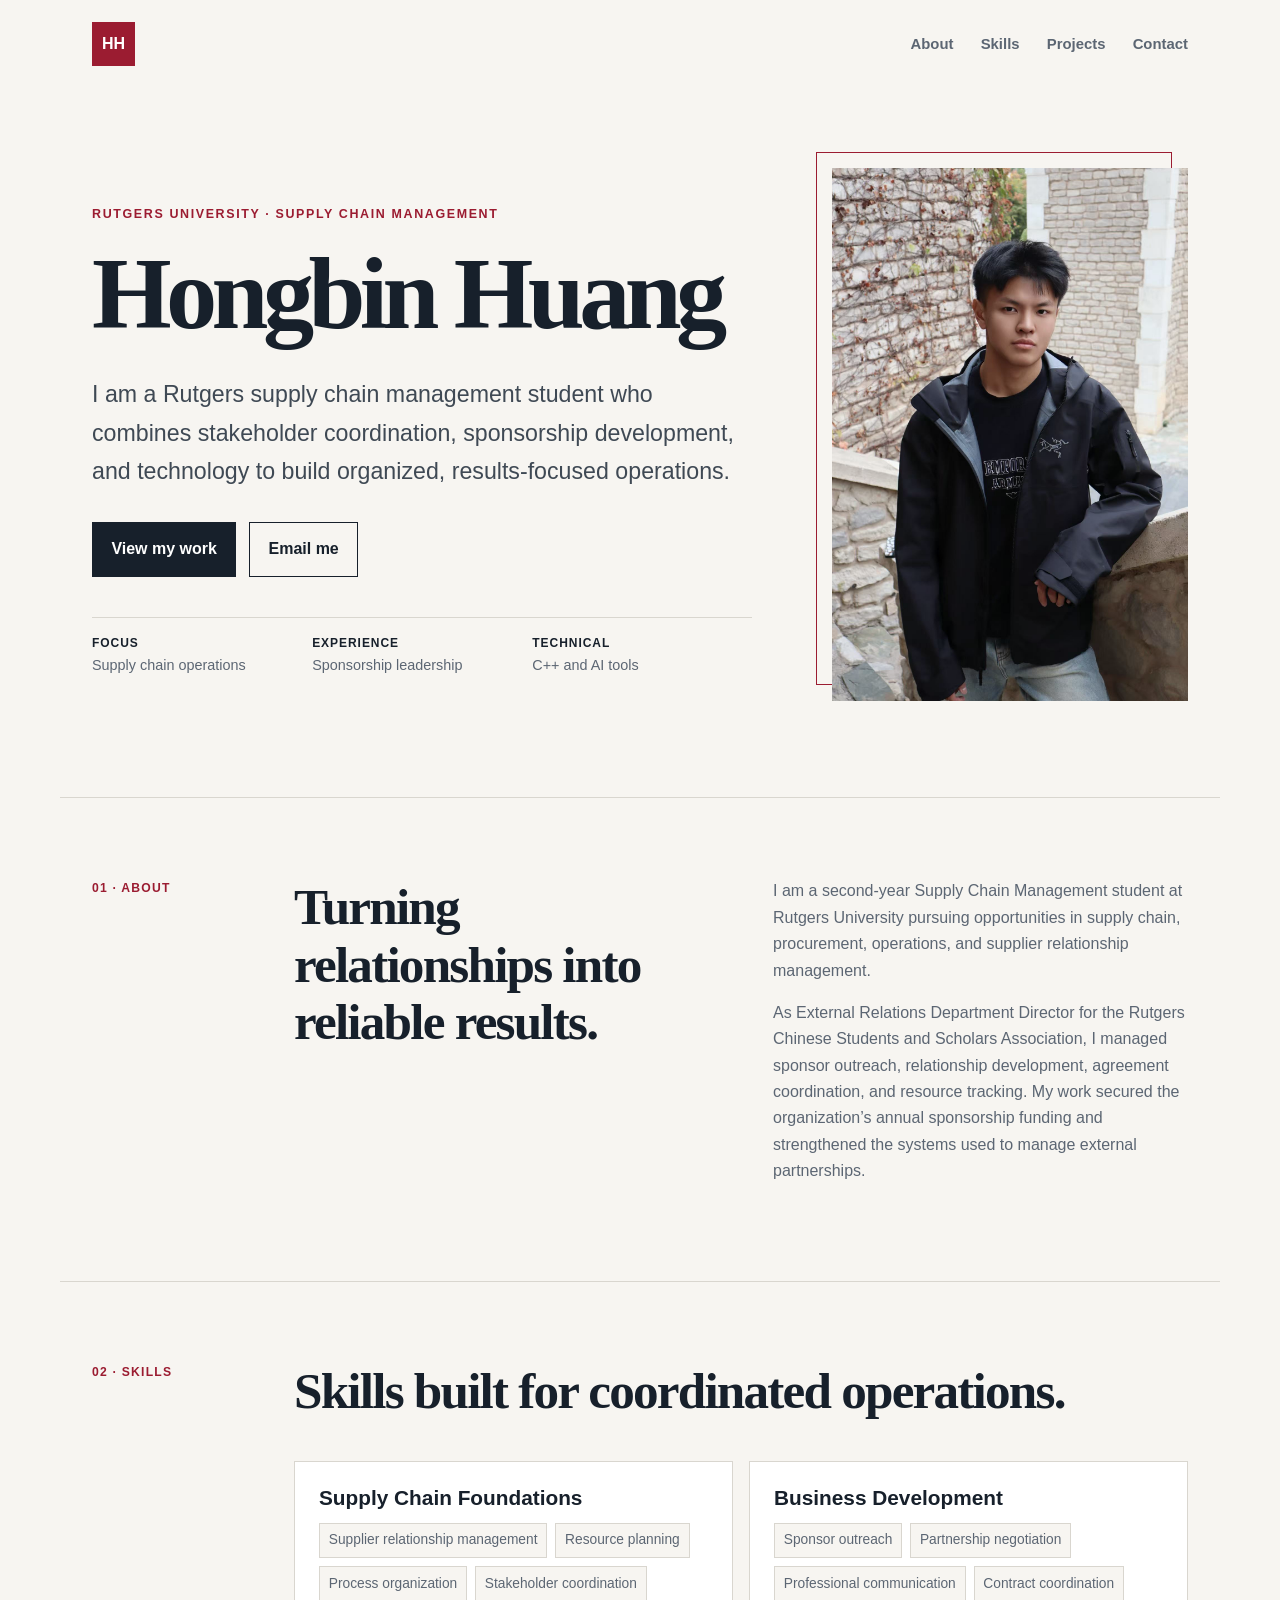
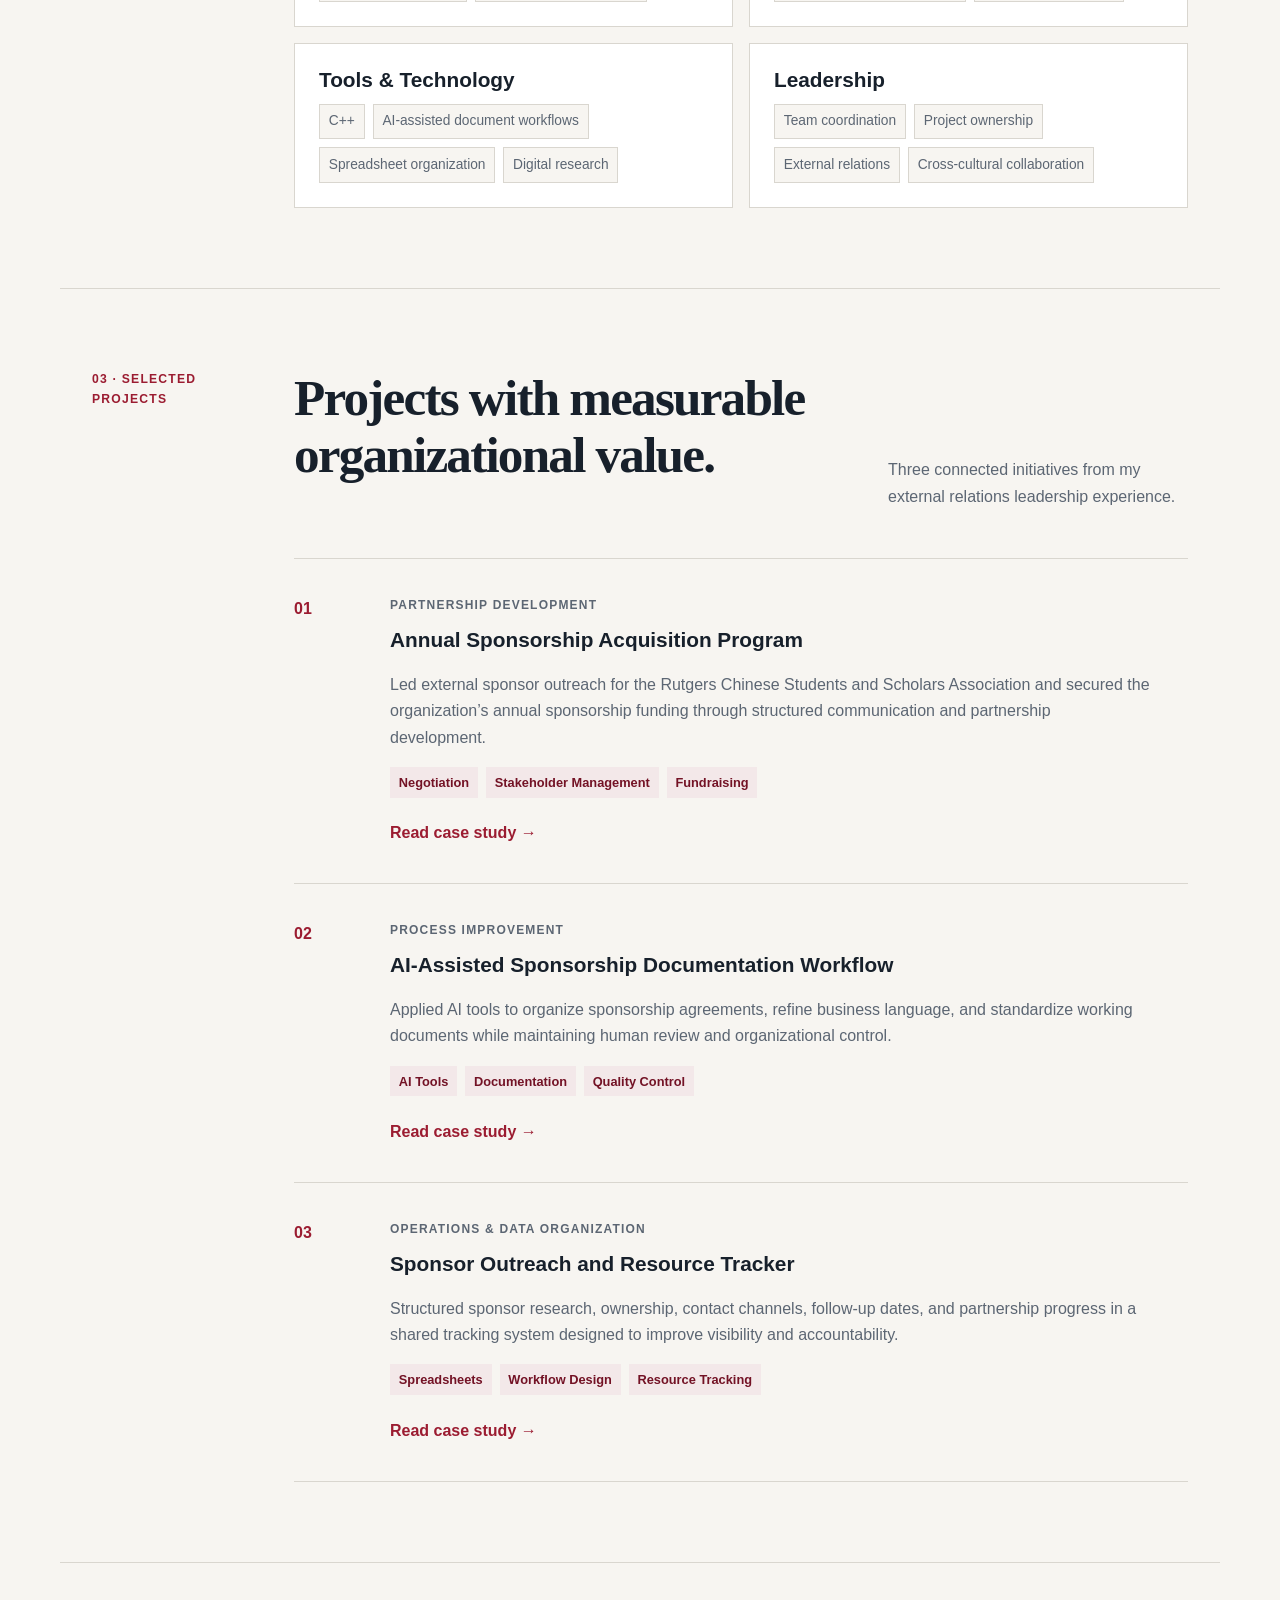
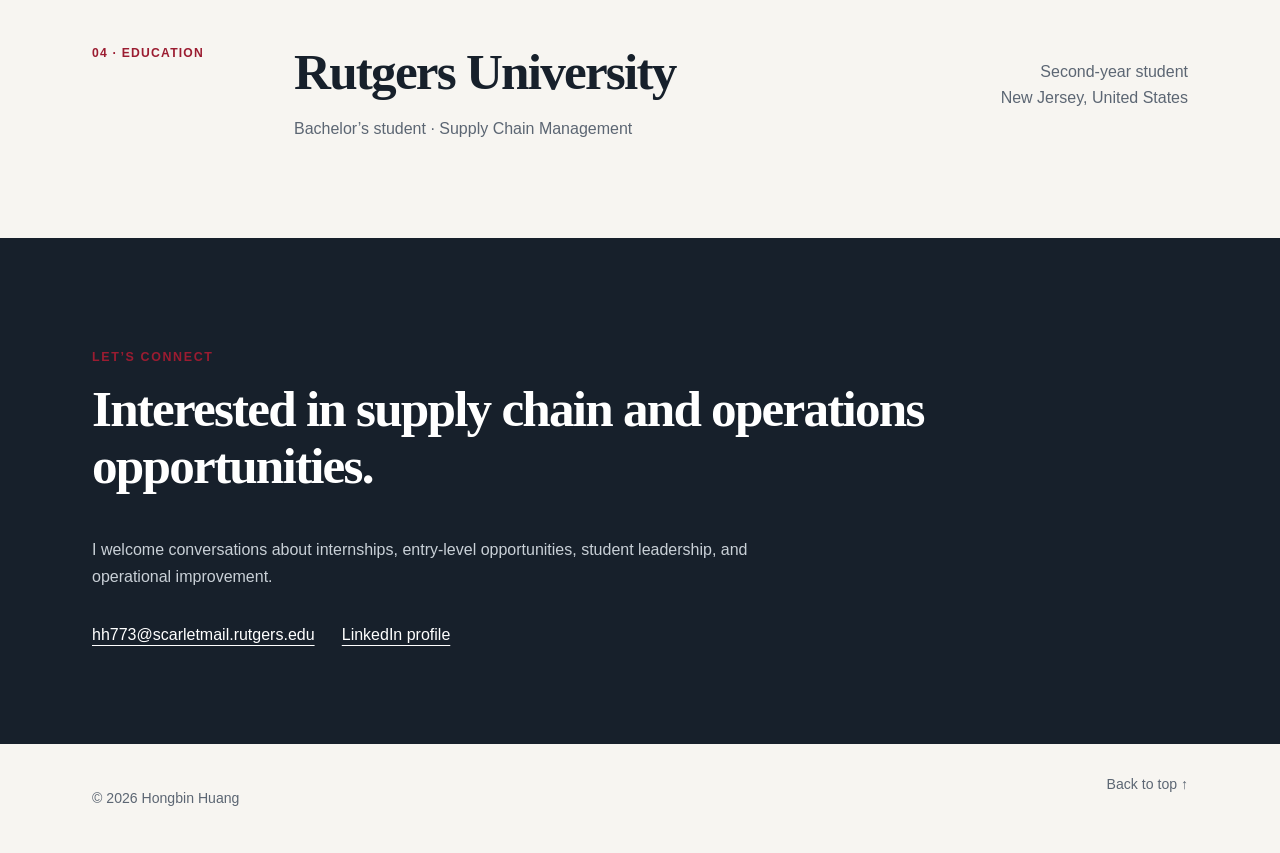
<file: index.html>
<!doctype html>
<html lang="en">
<head>
  <meta charset="utf-8">
  <meta name="viewport" content="width=device-width, initial-scale=1">
  <meta name="description" content="Hongbin Huang is a Rutgers University supply chain management student with experience in sponsorship development, stakeholder coordination, and AI-assisted operations.">
  <title>Hongbin Huang | Supply Chain Portfolio</title>
  <link rel="stylesheet" href="styles.css">
</head>
<body>
  <a class="skip-link" href="#main">Skip to content</a>
  <header class="site-header">
    <a class="brand" href="#top" aria-label="Hongbin Huang home">HH</a>
    <nav aria-label="Main navigation">
      <a href="#about">About</a>
      <a href="#skills">Skills</a>
      <a href="#projects">Projects</a>
      <a href="#contact">Contact</a>
    </nav>
  </header>

  <main id="main">
    <section class="hero" id="top">
      <div class="hero-copy">
        <p class="eyebrow">Rutgers University · Supply Chain Management</p>
        <h1>Hongbin Huang</h1>
        <p class="statement">I am a Rutgers supply chain management student who combines stakeholder coordination, sponsorship development, and technology to build organized, results-focused operations.</p>
        <div class="hero-actions">
          <a class="button primary" href="#projects">View my work</a>
          <a class="button secondary" href="mailto:hh773@scarletmail.rutgers.edu">Email me</a>
        </div>
        <ul class="quick-facts" aria-label="Quick facts">
          <li><strong>Focus</strong><span>Supply chain operations</span></li>
          <li><strong>Experience</strong><span>Sponsorship leadership</span></li>
          <li><strong>Technical</strong><span>C++ and AI tools</span></li>
        </ul>
      </div>
      <figure class="portrait-wrap">
        <img src="assets/hongbin-huang.jpg" alt="Portrait of Hongbin Huang" class="portrait">
      </figure>
    </section>

    <section class="section about" id="about">
      <div class="section-label">01 · About</div>
      <div class="section-content two-column">
        <h2>Turning relationships into reliable results.</h2>
        <div>
          <p>I am a second-year Supply Chain Management student at Rutgers University pursuing opportunities in supply chain, procurement, operations, and supplier relationship management.</p>
          <p>As External Relations Department Director for the Rutgers Chinese Students and Scholars Association, I managed sponsor outreach, relationship development, agreement coordination, and resource tracking. My work secured the organization’s annual sponsorship funding and strengthened the systems used to manage external partnerships.</p>
        </div>
      </div>
    </section>

    <section class="section" id="skills">
      <div class="section-label">02 · Skills</div>
      <div class="section-content">
        <h2>Skills built for coordinated operations.</h2>
        <div class="skills-grid">
          <article class="skill-card">
            <h3>Supply Chain Foundations</h3>
            <ul>
              <li>Supplier relationship management</li>
              <li>Resource planning</li>
              <li>Process organization</li>
              <li>Stakeholder coordination</li>
            </ul>
          </article>
          <article class="skill-card">
            <h3>Business Development</h3>
            <ul>
              <li>Sponsor outreach</li>
              <li>Partnership negotiation</li>
              <li>Professional communication</li>
              <li>Contract coordination</li>
            </ul>
          </article>
          <article class="skill-card">
            <h3>Tools & Technology</h3>
            <ul>
              <li>C++</li>
              <li>AI-assisted document workflows</li>
              <li>Spreadsheet organization</li>
              <li>Digital research</li>
            </ul>
          </article>
          <article class="skill-card">
            <h3>Leadership</h3>
            <ul>
              <li>Team coordination</li>
              <li>Project ownership</li>
              <li>External relations</li>
              <li>Cross-cultural collaboration</li>
            </ul>
          </article>
        </div>
      </div>
    </section>

    <section class="section projects-section" id="projects">
      <div class="section-label">03 · Selected Projects</div>
      <div class="section-content">
        <div class="projects-heading">
          <h2>Projects with measurable organizational value.</h2>
          <p>Three connected initiatives from my external relations leadership experience.</p>
        </div>

        <div class="project-list">
          <article class="project-card">
            <div class="project-number">01</div>
            <div class="project-body">
              <p class="project-type">Partnership Development</p>
              <h3>Annual Sponsorship Acquisition Program</h3>
              <p>Led external sponsor outreach for the Rutgers Chinese Students and Scholars Association and secured the organization’s annual sponsorship funding through structured communication and partnership development.</p>
              <ul class="tags" aria-label="Skills used">
                <li>Negotiation</li><li>Stakeholder Management</li><li>Fundraising</li>
              </ul>
              <a class="text-link" href="projects/sponsorship-program.html">Read case study <span aria-hidden="true">→</span></a>
            </div>
          </article>

          <article class="project-card">
            <div class="project-number">02</div>
            <div class="project-body">
              <p class="project-type">Process Improvement</p>
              <h3>AI-Assisted Sponsorship Documentation Workflow</h3>
              <p>Applied AI tools to organize sponsorship agreements, refine business language, and standardize working documents while maintaining human review and organizational control.</p>
              <ul class="tags" aria-label="Skills used">
                <li>AI Tools</li><li>Documentation</li><li>Quality Control</li>
              </ul>
              <a class="text-link" href="projects/document-workflow.html">Read case study <span aria-hidden="true">→</span></a>
            </div>
          </article>

          <article class="project-card">
            <div class="project-number">03</div>
            <div class="project-body">
              <p class="project-type">Operations & Data Organization</p>
              <h3>Sponsor Outreach and Resource Tracker</h3>
              <p>Structured sponsor research, ownership, contact channels, follow-up dates, and partnership progress in a shared tracking system designed to improve visibility and accountability.</p>
              <ul class="tags" aria-label="Skills used">
                <li>Spreadsheets</li><li>Workflow Design</li><li>Resource Tracking</li>
              </ul>
              <a class="text-link" href="projects/resource-tracker.html">Read case study <span aria-hidden="true">→</span></a>
            </div>
          </article>
        </div>
      </div>
    </section>

    <section class="section education">
      <div class="section-label">04 · Education</div>
      <div class="section-content education-row">
        <div>
          <h2>Rutgers University</h2>
          <p>Bachelor’s student · Supply Chain Management</p>
        </div>
        <p class="education-meta">Second-year student<br>New Jersey, United States</p>
      </div>
    </section>

    <section class="contact" id="contact">
      <p class="eyebrow">Let’s connect</p>
      <h2>Interested in supply chain and operations opportunities.</h2>
      <p>I welcome conversations about internships, entry-level opportunities, student leadership, and operational improvement.</p>
      <div class="contact-links">
        <a href="mailto:hh773@scarletmail.rutgers.edu">hh773@scarletmail.rutgers.edu</a>
        <a href="https://www.linkedin.com/in/hongbin-huang-4113723a9" target="_blank" rel="noopener noreferrer">LinkedIn profile</a>
      </div>
    </section>
  </main>

  <footer>
    <p>© <span id="year"></span> Hongbin Huang</p>
    <a href="#top">Back to top ↑</a>
  </footer>
  <script src="script.js"></script>
</body>
</html>
</file>
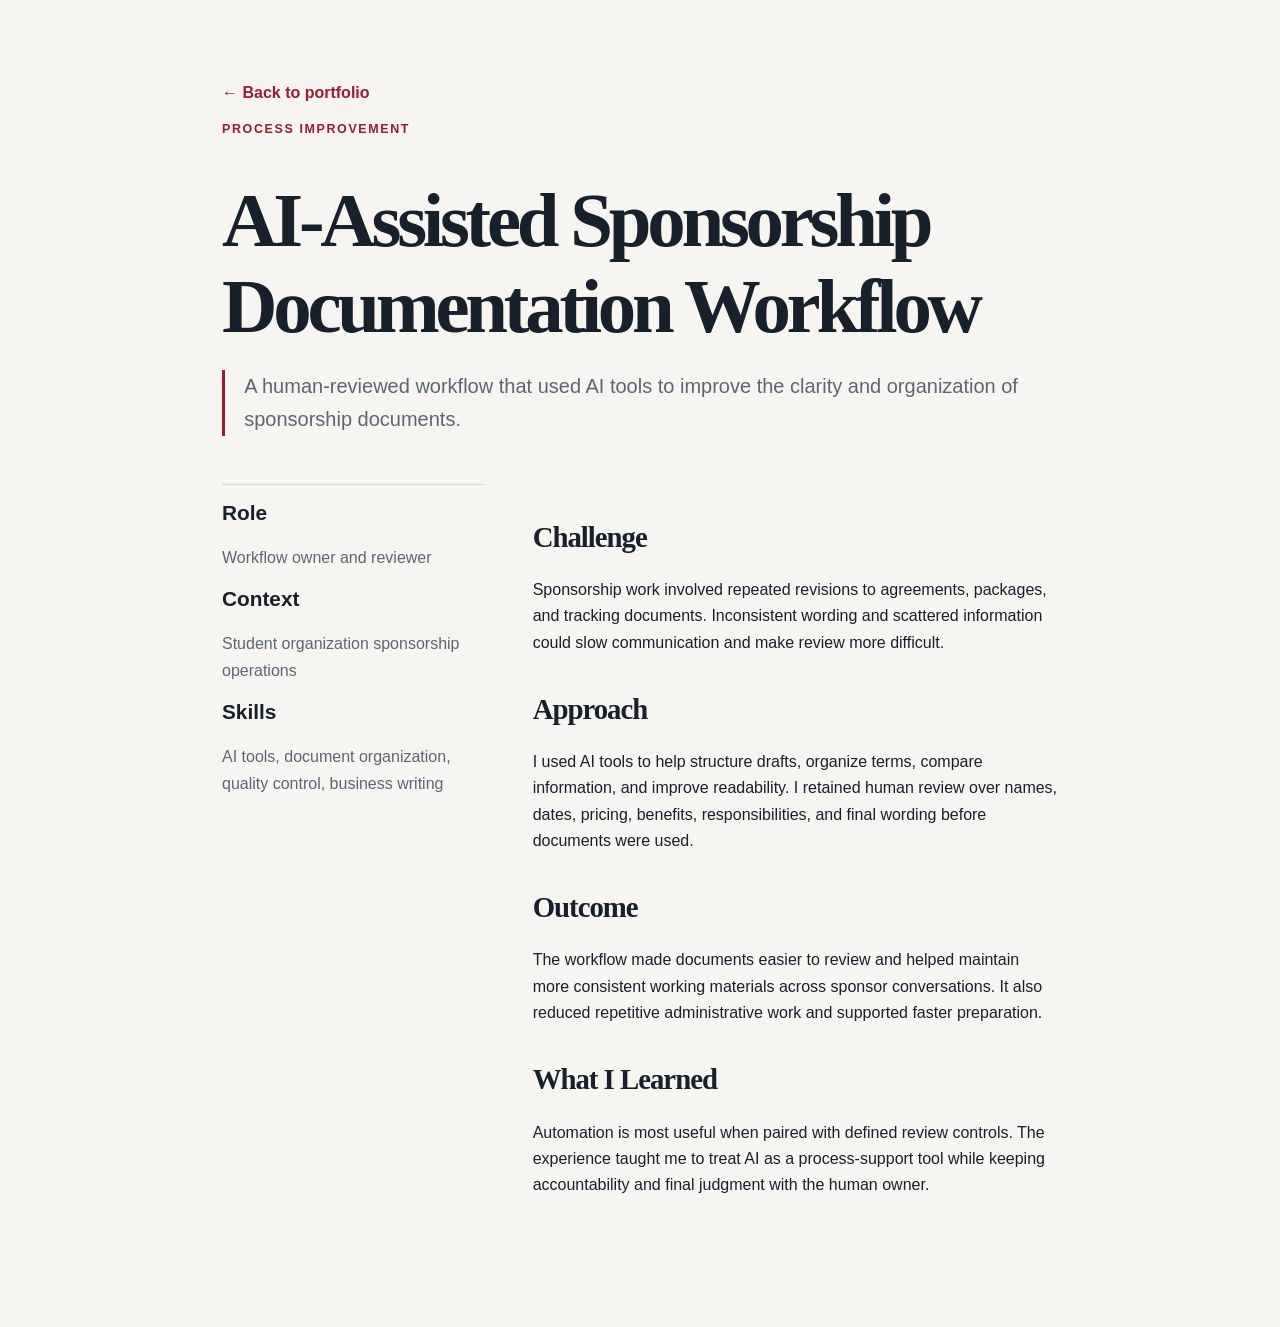
<file: projects/document-workflow.html>
<!doctype html><html lang="en"><head><meta charset="utf-8"><meta name="viewport" content="width=device-width, initial-scale=1"><title>AI-Assisted Documentation Workflow | Hongbin Huang</title><link rel="stylesheet" href="../styles.css"></head>
<body><main class="case-main"><a class="back-link" href="../index.html#projects">← Back to portfolio</a><p class="eyebrow">Process Improvement</p><h1>AI-Assisted Sponsorship Documentation Workflow</h1><p class="case-summary">A human-reviewed workflow that used AI tools to improve the clarity and organization of sponsorship documents.</p><div class="case-grid"><aside><h3>Role</h3><p>Workflow owner and reviewer</p><h3>Context</h3><p>Student organization sponsorship operations</p><h3>Skills</h3><p>AI tools, document organization, quality control, business writing</p></aside><article><h2>Challenge</h2><p>Sponsorship work involved repeated revisions to agreements, packages, and tracking documents. Inconsistent wording and scattered information could slow communication and make review more difficult.</p><h2>Approach</h2><p>I used AI tools to help structure drafts, organize terms, compare information, and improve readability. I retained human review over names, dates, pricing, benefits, responsibilities, and final wording before documents were used.</p><h2>Outcome</h2><p>The workflow made documents easier to review and helped maintain more consistent working materials across sponsor conversations. It also reduced repetitive administrative work and supported faster preparation.</p><h2>What I Learned</h2><p>Automation is most useful when paired with defined review controls. The experience taught me to treat AI as a process-support tool while keeping accountability and final judgment with the human owner.</p></article></div></main></body></html>
</file>
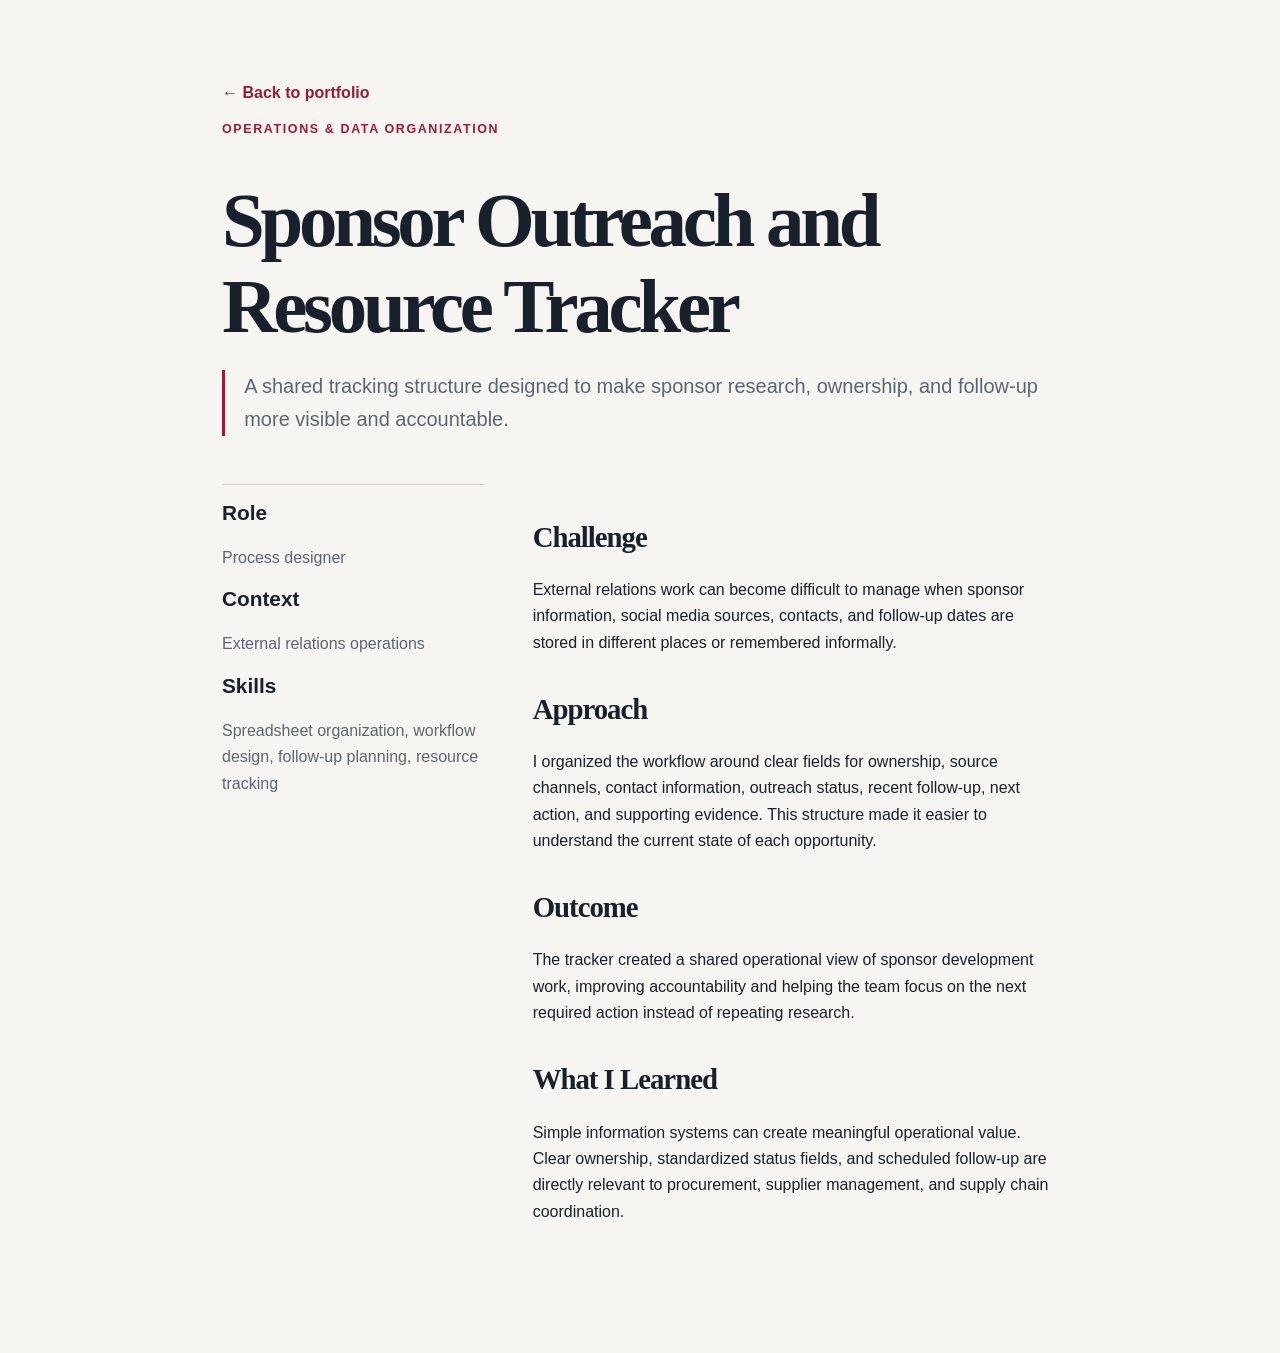
<file: projects/resource-tracker.html>
<!doctype html><html lang="en"><head><meta charset="utf-8"><meta name="viewport" content="width=device-width, initial-scale=1"><title>Sponsor Resource Tracker | Hongbin Huang</title><link rel="stylesheet" href="../styles.css"></head>
<body><main class="case-main"><a class="back-link" href="../index.html#projects">← Back to portfolio</a><p class="eyebrow">Operations & Data Organization</p><h1>Sponsor Outreach and Resource Tracker</h1><p class="case-summary">A shared tracking structure designed to make sponsor research, ownership, and follow-up more visible and accountable.</p><div class="case-grid"><aside><h3>Role</h3><p>Process designer</p><h3>Context</h3><p>External relations operations</p><h3>Skills</h3><p>Spreadsheet organization, workflow design, follow-up planning, resource tracking</p></aside><article><h2>Challenge</h2><p>External relations work can become difficult to manage when sponsor information, social media sources, contacts, and follow-up dates are stored in different places or remembered informally.</p><h2>Approach</h2><p>I organized the workflow around clear fields for ownership, source channels, contact information, outreach status, recent follow-up, next action, and supporting evidence. This structure made it easier to understand the current state of each opportunity.</p><h2>Outcome</h2><p>The tracker created a shared operational view of sponsor development work, improving accountability and helping the team focus on the next required action instead of repeating research.</p><h2>What I Learned</h2><p>Simple information systems can create meaningful operational value. Clear ownership, standardized status fields, and scheduled follow-up are directly relevant to procurement, supplier management, and supply chain coordination.</p></article></div></main></body></html>
</file>
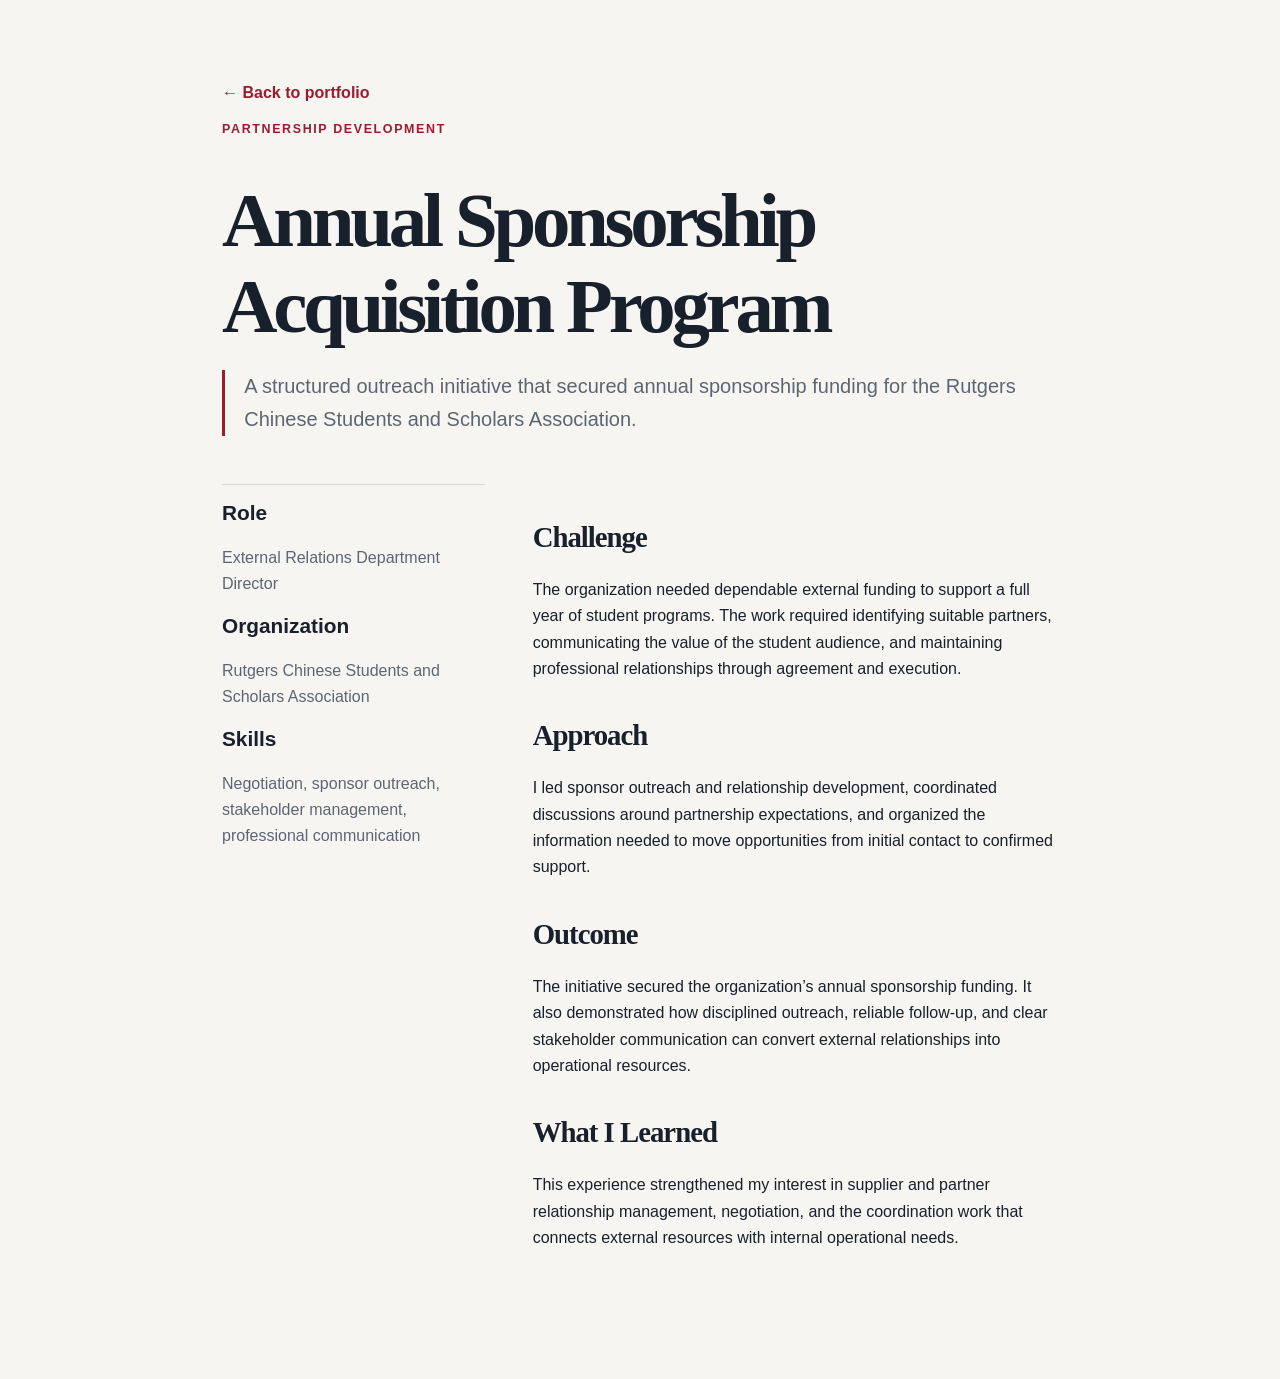
<file: projects/sponsorship-program.html>
<!doctype html><html lang="en"><head><meta charset="utf-8"><meta name="viewport" content="width=device-width, initial-scale=1"><title>Annual Sponsorship Acquisition Program | Hongbin Huang</title><link rel="stylesheet" href="../styles.css"></head>
<body><main class="case-main"><a class="back-link" href="../index.html#projects">← Back to portfolio</a><p class="eyebrow">Partnership Development</p><h1>Annual Sponsorship Acquisition Program</h1><p class="case-summary">A structured outreach initiative that secured annual sponsorship funding for the Rutgers Chinese Students and Scholars Association.</p><div class="case-grid"><aside><h3>Role</h3><p>External Relations Department Director</p><h3>Organization</h3><p>Rutgers Chinese Students and Scholars Association</p><h3>Skills</h3><p>Negotiation, sponsor outreach, stakeholder management, professional communication</p></aside><article><h2>Challenge</h2><p>The organization needed dependable external funding to support a full year of student programs. The work required identifying suitable partners, communicating the value of the student audience, and maintaining professional relationships through agreement and execution.</p><h2>Approach</h2><p>I led sponsor outreach and relationship development, coordinated discussions around partnership expectations, and organized the information needed to move opportunities from initial contact to confirmed support.</p><h2>Outcome</h2><p>The initiative secured the organization’s annual sponsorship funding. It also demonstrated how disciplined outreach, reliable follow-up, and clear stakeholder communication can convert external relationships into operational resources.</p><h2>What I Learned</h2><p>This experience strengthened my interest in supplier and partner relationship management, negotiation, and the coordination work that connects external resources with internal operational needs.</p></article></div></main></body></html>
</file>
<file: styles.css>
:root {
  --ink: #17202b;
  --muted: #5c6673;
  --paper: #f7f5f1;
  --card: #ffffff;
  --line: #d9d6cf;
  --accent: #9b1c31;
  --accent-dark: #731225;
  --soft-accent: #f3e8e9;
  --max: 1160px;
}

* { box-sizing: border-box; }
html { scroll-behavior: smooth; }
body {
  margin: 0;
  color: var(--ink);
  background: var(--paper);
  font-family: Inter, ui-sans-serif, -apple-system, BlinkMacSystemFont, "Segoe UI", sans-serif;
  line-height: 1.65;
}
a { color: inherit; }
.skip-link { position: fixed; left: 1rem; top: -4rem; z-index: 20; background: #fff; padding: .7rem 1rem; }
.skip-link:focus { top: 1rem; }
.site-header {
  max-width: var(--max); margin: auto; padding: 1.4rem 2rem;
  display: flex; justify-content: space-between; align-items: center;
}
.brand {
  display: grid; place-items: center; width: 2.7rem; height: 2.7rem;
  color: #fff; background: var(--accent); font-weight: 800; text-decoration: none;
}
nav { display: flex; gap: 1.7rem; }
nav a { color: var(--muted); text-decoration: none; font-size: .93rem; font-weight: 650; }
nav a:hover, nav a:focus { color: var(--accent); }

.hero {
  max-width: var(--max); margin: auto; padding: 5rem 2rem 6rem;
  display: grid; grid-template-columns: minmax(0, 1.3fr) minmax(280px, .7fr); gap: 5rem; align-items: center;
}
.eyebrow { color: var(--accent); font-size: .78rem; font-weight: 800; letter-spacing: .13em; text-transform: uppercase; }
h1, h2, h3 { line-height: 1.12; margin-top: 0; }
h1 { font-family: Georgia, serif; font-size: clamp(3.6rem, 8vw, 7rem); margin-bottom: 1.2rem; letter-spacing: -.055em; }
h2 { font-family: Georgia, serif; font-size: clamp(2.2rem, 4vw, 3.7rem); letter-spacing: -.035em; }
h3 { font-size: 1.3rem; }
.statement { max-width: 760px; font-size: clamp(1.15rem, 2vw, 1.45rem); color: #3f4954; }
.hero-actions { display: flex; flex-wrap: wrap; gap: .8rem; margin: 2rem 0 2.5rem; }
.button { padding: .82rem 1.15rem; text-decoration: none; font-weight: 750; border: 1px solid var(--ink); }
.button.primary { background: var(--ink); color: white; }
.button.primary:hover { background: var(--accent); border-color: var(--accent); }
.button.secondary:hover { background: white; }
.quick-facts { display: grid; grid-template-columns: repeat(3, 1fr); padding: 0; margin: 0; list-style: none; border-top: 1px solid var(--line); }
.quick-facts li { padding: 1rem 1rem 0 0; }
.quick-facts strong, .quick-facts span { display: block; }
.quick-facts strong { font-size: .75rem; text-transform: uppercase; letter-spacing: .08em; }
.quick-facts span { color: var(--muted); font-size: .9rem; }
.portrait-wrap { position: relative; margin: 0; }
.portrait-wrap::before { content: ""; position: absolute; inset: -1rem 1rem 1rem -1rem; border: 1px solid var(--accent); z-index: -1; }
.portrait { display: block; width: 100%; max-height: 570px; object-fit: cover; object-position: 50% 29%; filter: saturate(.82) contrast(1.02); }

.section { border-top: 1px solid var(--line); max-width: var(--max); margin: auto; padding: 5rem 2rem; display: grid; grid-template-columns: 170px minmax(0, 1fr); gap: 2rem; }
.section-label { color: var(--accent); font-size: .76rem; font-weight: 800; letter-spacing: .1em; text-transform: uppercase; }
.two-column { display: grid; grid-template-columns: 1fr 1fr; gap: 4rem; }
.two-column p { color: var(--muted); margin-top: 0; }
.skills-grid { display: grid; grid-template-columns: 1fr 1fr; gap: 1rem; }
.skill-card { background: var(--card); border: 1px solid var(--line); padding: 1.5rem; }
.skill-card h3 { margin-bottom: .8rem; }
.skill-card ul { list-style: none; padding: 0; margin: 0; display: flex; flex-wrap: wrap; gap: .5rem; }
.skill-card li { background: var(--paper); border: 1px solid var(--line); padding: .34rem .55rem; font-size: .86rem; color: var(--muted); }
.projects-heading { display: flex; justify-content: space-between; gap: 3rem; align-items: end; }
.projects-heading h2 { max-width: 680px; }
.projects-heading p { color: var(--muted); max-width: 300px; }
.project-list { margin-top: 2rem; border-top: 1px solid var(--line); }
.project-card { display: grid; grid-template-columns: 80px 1fr; gap: 1rem; padding: 2.3rem 0; border-bottom: 1px solid var(--line); }
.project-number { color: var(--accent); font-weight: 800; }
.project-type { color: var(--muted); text-transform: uppercase; letter-spacing: .1em; font-size: .75rem; font-weight: 750; margin-top: 0; }
.project-body > p:not(.project-type) { max-width: 760px; color: var(--muted); }
.tags { display: flex; flex-wrap: wrap; gap: .5rem; list-style: none; padding: 0; }
.tags li { color: var(--accent-dark); background: var(--soft-accent); padding: .3rem .55rem; font-size: .8rem; font-weight: 700; }
.text-link { display: inline-block; color: var(--accent); font-weight: 800; text-decoration: none; margin-top: .4rem; }
.text-link:hover { text-decoration: underline; }
.education-row { display: flex; justify-content: space-between; gap: 2rem; }
.education-row h2 { margin-bottom: .4rem; }
.education-row p { color: var(--muted); }
.education-meta { text-align: right; }

.contact { background: var(--ink); color: white; padding: 6rem max(2rem, calc((100vw - var(--max)) / 2 + 2rem)); }
.contact h2 { max-width: 880px; }
.contact > p:not(.eyebrow) { color: #c9d0d7; max-width: 720px; }
.contact-links { display: flex; flex-wrap: wrap; gap: 1.7rem; margin-top: 2rem; }
.contact-links a { color: white; text-underline-offset: .3rem; }
footer { max-width: var(--max); margin: auto; padding: 1.8rem 2rem; display: flex; justify-content: space-between; color: var(--muted); font-size: .88rem; }
footer a { text-decoration: none; }

.case-main { max-width: 900px; margin: auto; padding: 5rem 2rem 7rem; }
.back-link { color: var(--accent); font-weight: 750; text-decoration: none; }
.case-main h1 { font-size: clamp(3rem, 6vw, 5.2rem); margin-top: 2.4rem; }
.case-summary { font-size: 1.25rem; color: var(--muted); border-left: 3px solid var(--accent); padding-left: 1.2rem; }
.case-grid { display: grid; grid-template-columns: 1fr 2fr; gap: 3rem; margin-top: 3rem; }
.case-grid aside { border-top: 1px solid var(--line); padding-top: 1rem; }
.case-grid aside p { color: var(--muted); }
.case-grid article h2 { font-size: 1.8rem; margin-top: 2.3rem; }

@media (max-width: 800px) {
  nav { gap: .9rem; }
  nav a:nth-child(2) { display: none; }
  .hero { grid-template-columns: 1fr; padding-top: 3rem; gap: 3rem; }
  .portrait-wrap { max-width: 420px; }
  .section { grid-template-columns: 1fr; padding-top: 3.5rem; padding-bottom: 3.5rem; }
  .two-column, .skills-grid, .case-grid { grid-template-columns: 1fr; gap: 1.2rem; }
  .projects-heading, .education-row { display: block; }
  .education-meta { text-align: left; }
}

@media (max-width: 520px) {
  .site-header, .hero, .section, footer { padding-left: 1.2rem; padding-right: 1.2rem; }
  h1 { font-size: 3.5rem; }
  nav a { font-size: .82rem; }
  .quick-facts { grid-template-columns: 1fr; }
  .project-card { grid-template-columns: 1fr; }
  .contact { padding-left: 1.2rem; padding-right: 1.2rem; }
  footer { display: block; }
}

@media (prefers-reduced-motion: reduce) { html { scroll-behavior: auto; } }
</file>
